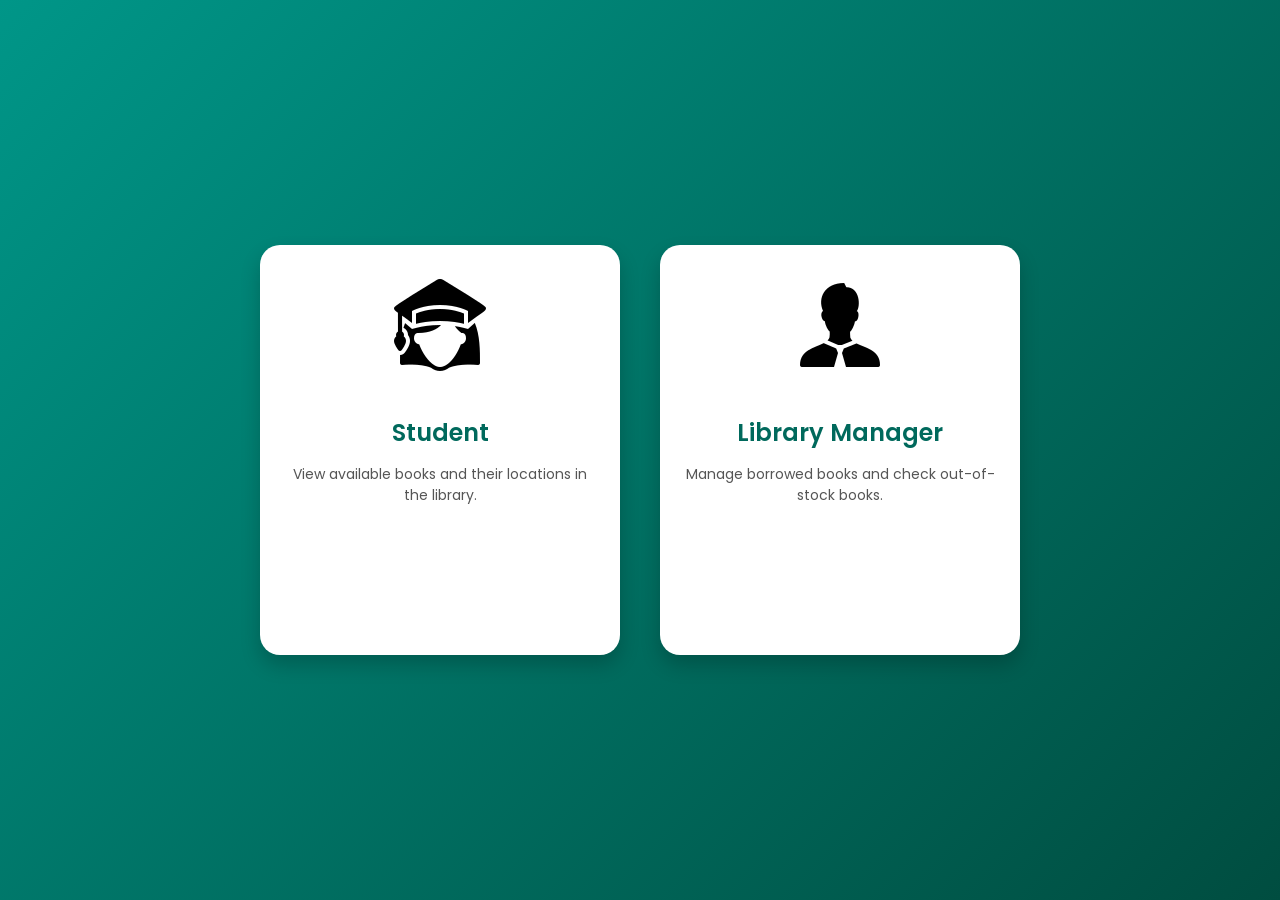
<file: index.html>
<html>
    <head>
        <link rel="stylesheet" href="styles.css"></link>
    </head>
    <body>
        <div class="flex-container">
            <div class="box grid" onclick="window.location.href='student.html'">
                <img src="/images/student.png" alt="Student" class="box-img"/>
                <h2>Student</h2>
                <p>View available books and their locations in the library.</p>
            </div>
            <div class="box grid" onclick="window.location.href='manager.html'">
                <img src="/images/manager.png" alt="Manager" class="box-img"/>
                <h2>Library Manager</h2>
                <p>Manage borrowed books and check out-of-stock books.</p>
            </div>
        </div>
        <script></script>
    </body>
</html>
</file>
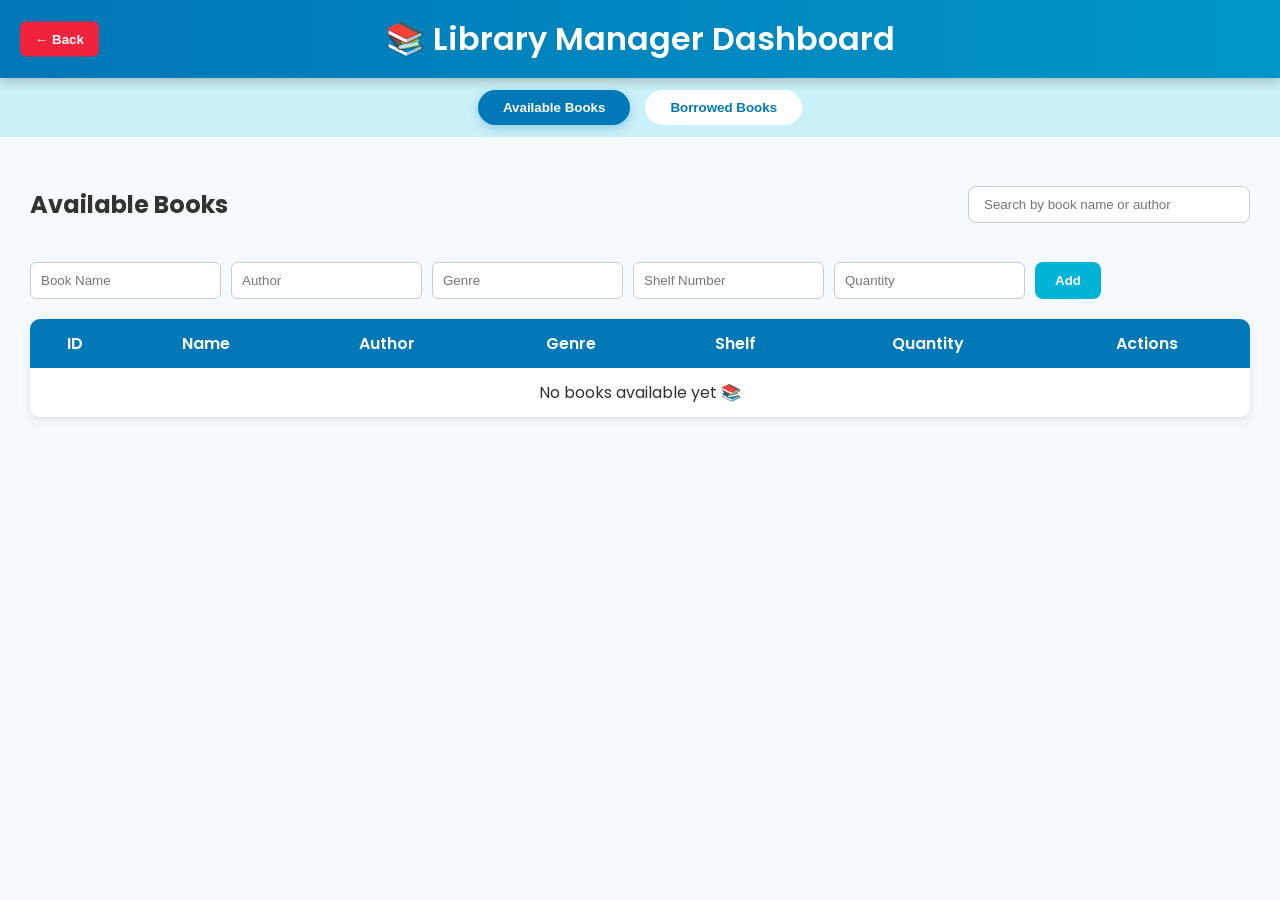
<file: manager.html>
<!DOCTYPE html>
<html lang="en">
<head>
  <meta charset="UTF-8">
  <meta name="viewport" content="width=device-width, initial-scale=1.0">
  <title>Library Manager Dashboard</title>
  <link rel="stylesheet" href="manager.css">
</head>
<body>
  <header>
    <button class="back-btn" onclick="window.location.href='index.html'">← Back</button>
    <h1>📚 Library Manager Dashboard</h1>
  </header>

  <nav class="tab-bar">
    <button class="tab-button active" onclick="showSection('available', event)">Available Books</button>
    <button class="tab-button" onclick="showSection('borrowed', event)">Borrowed Books</button>
  </nav>

  <main>
    <!-- Available Books Section -->
    <section id="available" class="tab-section">
      <div class="section-header">
        <h2>Available Books</h2>
        <input type="text" id="searchBook" placeholder="Search by book name or author" onkeyup="searchBooks()">
      </div>

      <div id="addBookForm" class="form-container">
        <input type="text" id="bookName" placeholder="Book Name">
        <input type="text" id="bookAuthor" placeholder="Author">
        <input type="text" id="bookGenre" placeholder="Genre">
        <input type="text" id="bookShelf" placeholder="Shelf Number">
        <input type="number" id="bookQty" placeholder="Quantity">
        <button onclick="addBook()">Add</button>
      </div>

      <table id="booksTable">
        <thead>
          <tr>
            <th>ID</th>
            <th>Name</th>
            <th>Author</th>
            <th>Genre</th>
            <th>Shelf</th>
            <th>Quantity</th>
            <th>Actions</th>
          </tr>
        </thead>
        <tbody></tbody>
      </table>
    </section>

    <!-- Borrowed Books Section -->
    <section id="borrowed" class="tab-section hidden">
      <div class="section-header">
        <h2>Borrowed Books</h2>
        <input type="text" id="searchBorrowed" placeholder="Search by book or student" onkeyup="searchBorrowedBooks()">
      </div>

      <table id="borrowedTable">
        <thead>
          <tr>
            <th>Borrow ID</th>
            <th>Book ID</th>
            <th>Book Name</th>
            <th>Borrowed By</th>
            <th>Borrow Date</th>
            <th>Due Date</th>
            <th>Status</th>
            <th>Actions</th>
          </tr>
        </thead>
        <tbody></tbody>
      </table>
    </section>
  </main>

  <script src="manager.js"></script>
</body>
</html>
</file>
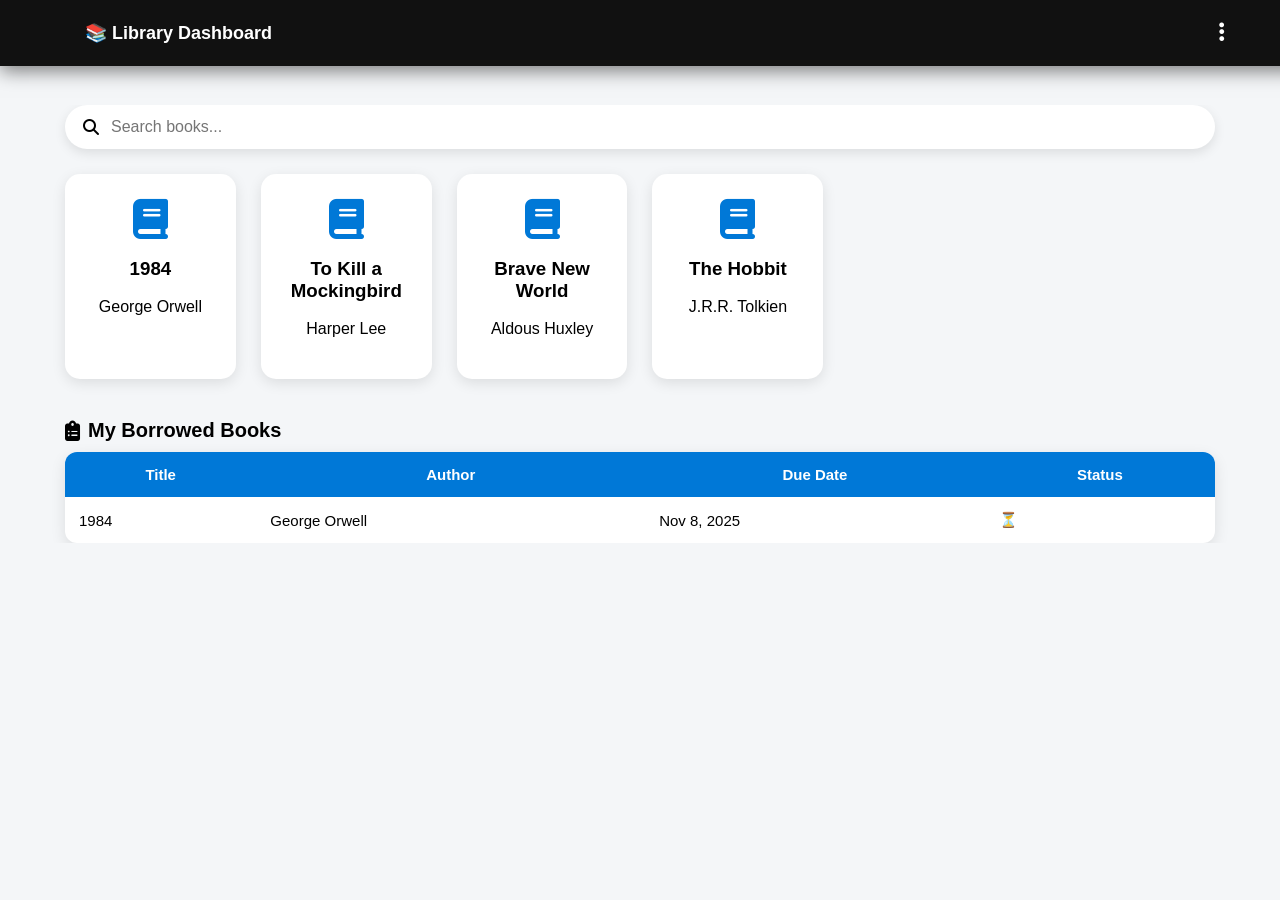
<file: rough.html>
<!DOCTYPE html>
<html lang="en">
<head>
  <meta charset="utf-8" />
  <meta name="viewport" content="width=device-width,initial-scale=1" />
  <title>Library Dashboard</title>

  <link rel="stylesheet"
        href="https://cdnjs.cloudflare.com/ajax/libs/font-awesome/6.5.0/css/all.min.css">

  <style>
    /* FIX: disable horizontal scroll everywhere */
    html, body {
      margin: 0;
      padding: 0;
      overflow-x: hidden;
      font-family: "Poppins", Arial, sans-serif;
      background: #f4f6f8;
    }

    body {
      padding-top: 85px;
    }

    :root {
      --accent: #0078d7;
      --danger: #e63946;
      --nav-bg: #111;
    }

    /* ===========================
       NAVBAR
    ============================*/
    .nav {
      position: absolute;
      top: 0;
      width: 100%;
      background: var(--nav-bg);
      color: white;
      padding: 14px 20px;
      display: flex;
      justify-content: center;
      box-shadow: 0 5px 18px rgba(0,0,0,0.5);
      z-index: 2000;
      overflow-x: hidden;
    }

    .nav-inner {
      width: 100%;
      max-width: 1150px;
      display: flex;
      align-items: center;
      justify-content: space-between;
      overflow-x: hidden; /* FIX */
    }

    .logo {
      font-size: 18px;
      font-weight: 600;
      display: flex;
      align-items: center;
      gap: 8px;
      white-space: nowrap;
    }

/* 3 DOTS MENU BUTTON */
    .menu-btn {
      background: transparent;
      border: none;
      color: white;
      font-size: 22px;
      cursor: pointer;
      padding: 6px 10px;
      border-radius: 5px;
    }

    .menu-btn:hover {
      background: rgba(255,255,255,0.1);
    }

    /* DROPDOWN */
    .dropdown {
      position: absolute;
      top: 65px;
      right: 20px;
      width: 170px;
      background: #1d1d1d;
      border-radius: 10px;
      display: none;
      padding: 10px 0;
      box-shadow: 0 8px 20px rgba(0,0,0,0.5);
      animation: fadeIn 0.2s ease;
    }

    .dropdown a {
      display: block;
      padding: 10px 16px;
      color: white;
      text-decoration: none;
      font-size: 15px;
      transition: background 0.2s;
    }

    .dropdown a:hover {
      background: rgba(255, 255, 255, 0.1);
    }

    @keyframes fadeIn {
      from { opacity: 0; transform: translateY(-5px); }
      to   { opacity: 1; transform: translateY(0); }
    }

    /* ===========================
       MAIN CONTENT
    ============================*/
    .container {
      max-width: 1150px;
      margin: 20px auto;
      padding: 0 15px;
      overflow-x: hidden; /* FIX */
    }

    .search-bar {
      background: #fff;
      display: flex;
      align-items: center;
      padding: 12px 18px;
      border-radius: 50px;
      box-shadow: 0 4px 12px rgba(0,0,0,0.1);
      gap: 10px;
      margin-bottom: 25px;
    }

    .search-bar input {
      border: none;
      outline: none;
      width: 100%;
      font-size: 16px;
    }

    /* ===========================
       BOOK GRID
    ============================*/
    .book-grid {
      width: 100%; /* FIX */
      display: grid;
      grid-template-columns: repeat(auto-fill, minmax(170px, 1fr));
      gap: 25px;
      margin-bottom: 40px;
    }

    .book-card {
      background: white;
      border-radius: 15px;
      padding: 25px 10px;
      text-align: center;
      box-shadow: 0 4px 14px rgba(0,0,0,0.1);
      transition: 0.25s;
    }

    .book-card i {
      font-size: 40px;
      color: var(--accent);
    }

    /* ===========================
       TABLE
    ============================*/
    .section-title {
      font-size: 20px;
      font-weight: 600;
      margin-bottom: 10px;
      display: flex;
      align-items: center;
      gap: 8px;
    }

    table {
      width: 100%; /* FIX */
      background: white;
      border-collapse: collapse;
      border-radius: 12px;
      overflow: hidden;
      box-shadow: 0 5px 15px rgba(0,0,0,0.1);
    }

    th, td {
      padding: 14px;
      font-size: 15px;
    }

    th {
      background: var(--accent);
      color: white;
    }

    /* MOBILE */
    @media (max-width: 600px) {
      .logo {
        font-size: 16px;
      }
      .dropdown {
        right: 8px;
      }
    }
  </style>
</head>

<body>

  <!-- NAVBAR -->
  <div class="nav">
    <div class="nav-inner">
      <div class="logo">
        📚 Library Dashboard
      </div>

      <button class="menu-btn" id="menuButton">
        <i class="fa-solid fa-ellipsis-vertical"></i>
      </button>

      <!-- DROPDOWN -->
      <div class="dropdown" id="dropdownMenu">
        <a href="#"><i class="fa-solid fa-user"></i> Profile</a>
        <a href="#"><i class="fa-solid fa-right-from-bracket"></i> Logout</a>
      </div>
    </div>
  </div>

  <!-- MAIN CONTENT -->
  <div class="container">

    <div class="search-bar">
      <i class="fa-solid fa-magnifying-glass"></i>
      <input type="text" placeholder="Search books..." />
    </div>

    <div class="book-grid">
      <div class="book-card">
        <i class="fa-solid fa-book"></i>
        <h3>1984</h3>
        <p>George Orwell</p>
      </div>

      <div class="book-card">
        <i class="fa-solid fa-book"></i>
        <h3>To Kill a Mockingbird</h3>
        <p>Harper Lee</p>
      </div>

      <div class="book-card">
        <i class="fa-solid fa-book"></i>
        <h3>Brave New World</h3>
        <p>Aldous Huxley</p>
      </div>

      <div class="book-card">
        <i class="fa-solid fa-book"></i>
        <h3>The Hobbit</h3>
        <p>J.R.R. Tolkien</p>
      </div>
    </div>

    <div class="section-title">
      <i class="fa-solid fa-clipboard-list"></i> My Borrowed Books
    </div>

    <table>
      <tr>
        <th>Title</th>
        <th>Author</th>
        <th>Due Date</th>
        <th>Status</th>
      </tr>
      <tr>
        <td>1984</td>
        <td>George Orwell</td>
        <td>Nov 8, 2025</td>
        <td>⏳</td>
      </tr>
    </table>
  </div>

  <!-- DROPDOWN JS -->
  <script>
    const btn = document.getElementById("menuButton");
    const menu = document.getElementById("dropdownMenu");

    btn.addEventListener("click", () => {
      menu.style.display = menu.style.display === "block" ? "none" : "block";
    });

    document.addEventListener("click", (e) => {
      if (!btn.contains(e.target) && !menu.contains(e.target)) {
        menu.style.display = "none";
      }
    });
  </script>

</body>
</html>
</file>
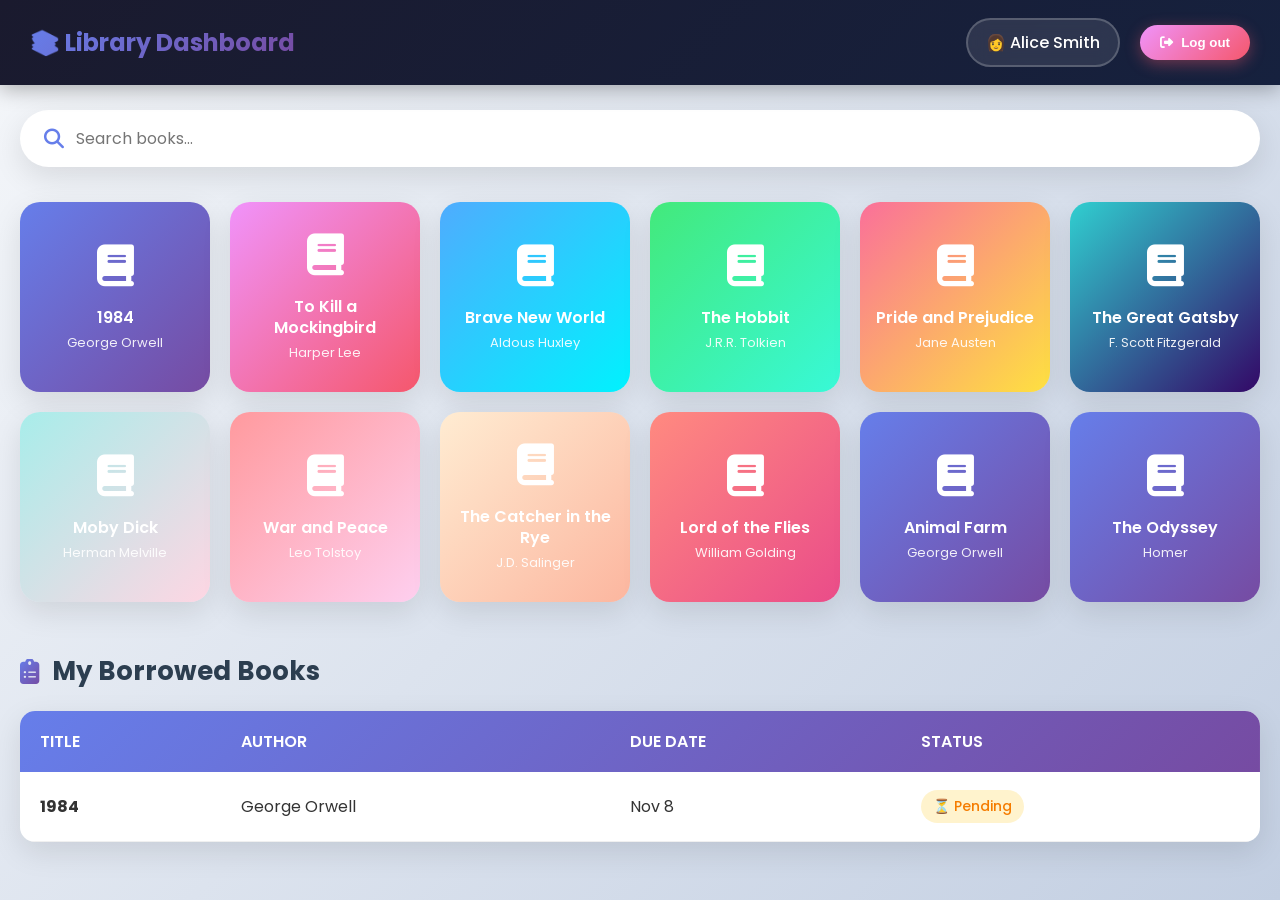
<file: student.html>
<!DOCTYPE html>
<html lang="en">
<head>
  <meta charset="UTF-8" />
  <meta name="viewport" content="width=device-width, initial-scale=1.0" />
  <title>Library Dashboard</title>
  <link href="https://fonts.googleapis.com/css2?family=Poppins:wght@400;500;600;700&display=swap" rel="stylesheet">
  <link rel="stylesheet" href="https://cdnjs.cloudflare.com/ajax/libs/font-awesome/6.5.0/css/all.min.css">
  <style>
    * { margin: 0; padding: 0; box-sizing: border-box; }
    :root {
      --primary: linear-gradient(135deg, #667eea 0%, #764ba2 100%);
      --secondary: linear-gradient(135deg, #f093fb 0%, #f5576c 100%);
      --nav-bg: linear-gradient(135deg, #1a1a2e 0%, #16213e 100%);
    }
    body {
      font-family: 'Poppins', sans-serif;
      background: linear-gradient(135deg, #f5f7fa 0%, #c3cfe2 100%);
      min-height: 100vh;
      padding-top: 80px;
      animation: fadeIn 0.8s ease-in;
    }
    @keyframes fadeIn { from { opacity: 0; transform: translateY(20px); } to { opacity: 1; transform: translateY(0); } }
    @keyframes slideDown { from { transform: translateY(-100%); } to { transform: translateY(0); } }
    @keyframes slideUp { from { opacity: 0; transform: translateY(30px); } to { opacity: 1; transform: translateY(0); } }
    @keyframes glow { from { filter: drop-shadow(0 0 5px rgba(102, 126, 234, 0.5)); } to { filter: drop-shadow(0 0 15px rgba(102, 126, 234, 0.8)); } }
    @keyframes pulse { 0%, 100% { opacity: 1; } 50% { opacity: 0.7; } }
    .nav {
      position: fixed; top: 0; width: 100%; background: var(--nav-bg); color: white;
      padding: 18px 30px; display: flex; justify-content: space-between; align-items: center;
      box-shadow: 0 4px 20px rgba(0, 0, 0, 0.3); z-index: 1000; backdrop-filter: blur(10px);
      animation: slideDown 0.5s ease-out;
    }
    .logo {
      font-size: 24px; font-weight: 700; background: var(--primary);
      -webkit-background-clip: text; background-clip: text; -webkit-text-fill-color: transparent;
      animation: glow 2s ease-in-out infinite alternate;
    }
    .nav-right { display: flex; align-items: center; gap: 20px; }
    .profile-box {
      background: rgba(255, 255, 255, 0.1); padding: 10px 18px; border-radius: 50px;
      font-weight: 500; border: 2px solid rgba(255, 255, 255, 0.2); transition: all 0.3s ease;
      backdrop-filter: blur(10px);
    }
    .profile-box:hover { background: rgba(255, 255, 255, 0.2); transform: translateY(-2px); }
    .logout-btn-nav {
      background: var(--secondary); border: none; color: white; font-weight: 600;
      padding: 10px 20px; border-radius: 30px; cursor: pointer; transition: all 0.3s ease;
      box-shadow: 0 4px 15px rgba(245, 87, 108, 0.4); display: flex; align-items: center; gap: 8px;
    }
    .logout-btn-nav:hover { transform: translateY(-2px) scale(1.05); box-shadow: 0 6px 20px rgba(245, 87, 108, 0.6); }
    .container { max-width: 1400px; margin: 30px auto; padding: 0 20px; }
    .search-bar {
      display: flex; align-items: center; background: white; padding: 16px 24px;
      border-radius: 50px; box-shadow: 0 10px 30px rgba(0, 0, 0, 0.1); margin-bottom: 35px;
      transition: all 0.3s ease; animation: slideUp 0.6s ease-out 0.2s both;
    }
    .search-bar:focus-within { transform: translateY(-2px); box-shadow: 0 20px 40px rgba(0, 0, 0, 0.15); }
    .search-bar i { color: #667eea; font-size: 20px; margin-right: 12px; transition: transform 0.3s ease; }
    .search-bar:focus-within i { transform: rotate(15deg) scale(1.1); }
    .search-bar input { width: 100%; border: none; outline: none; font-size: 16px; font-family: 'Poppins', sans-serif; }
    .book-grid-container { margin-bottom: 50px; }
    .book-grid {
      display: grid; grid-template-columns: repeat(auto-fill, minmax(180px, 1fr)); gap: 20px;
    }
    .book-card {
      border-radius: 20px; padding: 20px 15px; text-align: center; box-shadow: 0 10px 30px rgba(0, 0, 0, 0.1);
      transition: all 0.4s ease; cursor: pointer; color: white; position: relative; overflow: hidden;
      opacity: 0; transform: translateY(20px);
      aspect-ratio: 1; display: flex; flex-direction: column; justify-content: center; align-items: center;
    }
    .book-card::before {
      content: ''; position: absolute; top: 0; left: -100%; width: 100%; height: 100%;
      background: linear-gradient(90deg, transparent, rgba(255, 255, 255, 0.4), transparent);
      transition: left 0.5s;
    }
    .book-card:hover::before { left: 100%; }
    .book-card:nth-child(1) { background: linear-gradient(135deg, #667eea 0%, #764ba2 100%); }
    .book-card:nth-child(2) { background: linear-gradient(135deg, #f093fb 0%, #f5576c 100%); }
    .book-card:nth-child(3) { background: linear-gradient(135deg, #4facfe 0%, #00f2fe 100%); }
    .book-card:nth-child(4) { background: linear-gradient(135deg, #43e97b 0%, #38f9d7 100%); }
    .book-card:nth-child(5) { background: linear-gradient(135deg, #fa709a 0%, #fee140 100%); }
    .book-card:nth-child(6) { background: linear-gradient(135deg, #30cfd0 0%, #330867 100%); }
    .book-card:nth-child(7) { background: linear-gradient(135deg, #a8edea 0%, #fed6e3 100%); }
    .book-card:nth-child(8) { background: linear-gradient(135deg, #ff9a9e 0%, #fecfef 100%); }
    .book-card:nth-child(9) { background: linear-gradient(135deg, #ffecd2 0%, #fcb69f 100%); }
    .book-card:nth-child(10) { background: linear-gradient(135deg, #ff8a80 0%, #ea4c89 100%); }
    .book-card:nth-child(n+11) { background: linear-gradient(135deg, #667eea 0%, #764ba2 100%); }
    .book-card:hover { transform: translateY(-10px) rotate(2deg) scale(1.03); box-shadow: 0 20px 40px rgba(0, 0, 0, 0.15); }
    .book-card i { font-size: 42px; margin-bottom: 12px; display: block; transition: all 0.3s ease; }
    .book-card:hover i { transform: scale(1.2) rotate(10deg); }
    .book-card h3 { margin: 10px 0 6px; font-size: 16px; font-weight: 600; line-height: 1.3; }
    .book-card p { font-size: 13px; opacity: 0.9; line-height: 1.2; }
    .section-title {
      font-size: 26px; font-weight: 700; margin-bottom: 20px; display: flex;
      align-items: center; gap: 12px; color: #2c3e50; animation: slideUp 0.6s ease-out 0.6s both;
    }
    .section-title i {
      background: var(--primary); -webkit-background-clip: text; background-clip: text;
      -webkit-text-fill-color: transparent;
    }
    table {
      width: 100%; background: white; border-collapse: collapse; border-radius: 15px;
      overflow: hidden; box-shadow: 0 10px 30px rgba(0, 0, 0, 0.1);
      animation: slideUp 0.6s ease-out 0.8s both;
    }
    thead { background: var(--primary); }
    th { color: white; padding: 18px 20px; text-align: left; font-weight: 600; text-transform: uppercase; }
    tbody tr { transition: all 0.3s ease; border-bottom: 1px solid #f0f0f0; }
    tbody tr:hover { background: rgba(102, 126, 234, 0.05); transform: scale(1.01); }
    td { padding: 18px 20px; color: #333; }
    .status-badge {
      display: inline-block; padding: 6px 12px; border-radius: 20px; font-size: 14px;
      font-weight: 500; background: rgba(255, 193, 7, 0.2); color: #f57c00;
      animation: pulse 2s ease-in-out infinite;
    }
    ::-webkit-scrollbar { width: 10px; height: 8px; }
    ::-webkit-scrollbar-track { background: #f1f1f1; border-radius: 5px; }
    ::-webkit-scrollbar-thumb { background: var(--primary); border-radius: 5px; }
    ::-webkit-scrollbar-thumb:hover { background: var(--secondary); }
    @media (max-width: 1200px) {
      .book-grid { grid-template-columns: repeat(auto-fill, minmax(160px, 1fr)); gap: 18px; }
      .book-card i { font-size: 38px; margin-bottom: 10px; }
      .book-card h3 { font-size: 15px; margin: 8px 0 5px; }
      .book-card p { font-size: 12px; }
    }
    @media (max-width: 768px) {
      body { padding-top: 120px; }
      .nav { padding: 15px 20px; flex-wrap: wrap; height: auto; min-height: 100px; }
      .logo { font-size: 20px; }
      .nav-right { width: 100%; justify-content: space-between; margin-top: 10px; }
      .book-grid { grid-template-columns: repeat(auto-fill, minmax(140px, 1fr)); gap: 15px; }
      .book-card { padding: 15px 10px; }
      .book-card i { font-size: 32px; margin-bottom: 8px; }
      .book-card h3 { font-size: 14px; margin: 6px 0 4px; }
      .book-card p { font-size: 11px; }
      .section-title { font-size: 22px; }
      th, td { padding: 12px 15px; font-size: 14px; }
    }
    @media (max-width: 480px) {
      body { padding-top: 160px; }
      .nav { flex-direction: column; gap: 15px; min-height: 140px; }
      .nav-right { flex-direction: column; width: 100%; gap: 10px; }
      .logout-btn-nav, .profile-box { width: 100%; justify-content: center; }
      .book-grid { grid-template-columns: repeat(auto-fill, minmax(120px, 1fr)); gap: 12px; }
      .book-card { padding: 12px 8px; }
      .book-card i { font-size: 28px; margin-bottom: 6px; }
      .book-card h3 { font-size: 13px; margin: 5px 0 3px; }
      .book-card p { font-size: 10px; }
    }
  </style>
</head>
<body>
  <nav class="nav">
    <div class="logo">📚 Library Dashboard</div>
    <div class="nav-right">
      <div class="profile-box">👩 Alice Smith</div>
      <button class="logout-btn-nav" onclick="handleLogout()">
        <i class="fa-solid fa-right-from-bracket"></i> Log out
      </button>
    </div>
  </nav>

  <div class="container">
    <div class="search-bar">
      <i class="fa-solid fa-magnifying-glass"></i>
      <input type="text" id="searchInput" placeholder="Search books..." onkeyup="filterBooks()">
    </div>

    <div class="book-grid-container">
      <div class="book-grid" id="bookGrid">
        <div class="book-card" data-title="1984" data-author="George Orwell">
          <i class="fa-solid fa-book"></i><h3>1984</h3><p>George Orwell</p>
        </div>
        <div class="book-card" data-title="To Kill a Mockingbird" data-author="Harper Lee">
          <i class="fa-solid fa-book"></i><h3>To Kill a Mockingbird</h3><p>Harper Lee</p>
        </div>
        <div class="book-card" data-title="Brave New World" data-author="Aldous Huxley">
          <i class="fa-solid fa-book"></i><h3>Brave New World</h3><p>Aldous Huxley</p>
        </div>
        <div class="book-card" data-title="The Hobbit" data-author="J.R.R. Tolkien">
          <i class="fa-solid fa-book"></i><h3>The Hobbit</h3><p>J.R.R. Tolkien</p>
        </div>
        <div class="book-card" data-title="Pride and Prejudice" data-author="Jane Austen">
          <i class="fa-solid fa-book"></i><h3>Pride and Prejudice</h3><p>Jane Austen</p>
        </div>
        <div class="book-card" data-title="The Great Gatsby" data-author="F. Scott Fitzgerald">
          <i class="fa-solid fa-book"></i><h3>The Great Gatsby</h3><p>F. Scott Fitzgerald</p>
        </div>
        <div class="book-card" data-title="Moby Dick" data-author="Herman Melville">
          <i class="fa-solid fa-book"></i><h3>Moby Dick</h3><p>Herman Melville</p>
        </div>
        <div class="book-card" data-title="War and Peace" data-author="Leo Tolstoy">
          <i class="fa-solid fa-book"></i><h3>War and Peace</h3><p>Leo Tolstoy</p>
        </div>
        <div class="book-card" data-title="The Catcher in the Rye" data-author="J.D. Salinger">
          <i class="fa-solid fa-book"></i><h3>The Catcher in the Rye</h3><p>J.D. Salinger</p>
        </div>
        <div class="book-card" data-title="Lord of the Flies" data-author="William Golding">
          <i class="fa-solid fa-book"></i><h3>Lord of the Flies</h3><p>William Golding</p>
        </div>
        <div class="book-card" data-title="Animal Farm" data-author="George Orwell">
          <i class="fa-solid fa-book"></i><h3>Animal Farm</h3><p>George Orwell</p>
        </div>
        <div class="book-card" data-title="The Odyssey" data-author="Homer">
          <i class="fa-solid fa-book"></i><h3>The Odyssey</h3><p>Homer</p>
        </div>
      </div>
    </div>

    <div class="section-title">
      <i class="fa-solid fa-clipboard-list"></i> My Borrowed Books
    </div>

    <table>
      <thead>
        <tr><th>Title</th><th>Author</th><th>Due Date</th><th>Status</th></tr>
      </thead>
      <tbody>
        <tr>
          <td><strong>1984</strong></td><td>George Orwell</td><td>Nov 8</td>
          <td><span class="status-badge">⏳ Pending</span></td>
        </tr>
      </tbody>
    </table>
  </div>

  <script>
    function handleLogout() { if (confirm('Are you sure you want to logout?')) console.log('Logging out...'); }
    function filterBooks() {
      const filter = document.getElementById('searchInput').value.toLowerCase();
      document.querySelectorAll('.book-card').forEach(card => {
        const title = card.getAttribute('data-title').toLowerCase();
        const author = card.getAttribute('data-author').toLowerCase();
        card.style.display = (title.includes(filter) || author.includes(filter)) ? 'block' : 'none';
      });
    }
    document.querySelectorAll('.book-card').forEach(card => {
      card.addEventListener('click', function() {
        this.style.transform = 'scale(0.95)';
        setTimeout(() => this.style.transform = '', 200);
      });
    });
    document.querySelectorAll('a[href^="#"]').forEach(anchor => {
      anchor.addEventListener('click', function(e) {
        e.preventDefault();
        const target = document.querySelector(this.getAttribute('href'));
        if (target) target.scrollIntoView({ behavior: 'smooth', block: 'start' });
      });
    });
    const observer = new IntersectionObserver((entries) => {
      entries.forEach(entry => {
        if (entry.isIntersecting) {
          entry.target.style.opacity = '1';
          entry.target.style.transform = 'translateY(0)';
          entry.target.style.transition = 'opacity 0.6s ease, transform 0.6s ease';
        }
      });
    }, { threshold: 0.1, rootMargin: '0px 0px -50px 0px' });
    document.querySelectorAll('.book-card').forEach(card => observer.observe(card));
  </script>
</body>
</html>
</file>
<file: styles.css>
@import url('https://fonts.googleapis.com/css2?family=Poppins:wght@400;600&display=swap');

body {
  margin: 0;
  height: 100vh;
  display: flex;
  justify-content: center;
  align-items: center;
  background: linear-gradient(135deg, #009688, #004D40);
  font-family: 'Poppins', sans-serif;
  color: #333;
}

.flex-container {
  display: flex;
  flex-wrap: wrap;
  justify-content: center;
  gap: 40px;
  padding: 40px;
}

.box {
  width: 320px;
  height: 350px;
  border-radius: 20px;
  background: #fff;
  box-shadow: 0 10px 20px rgba(0, 0, 0, 0.2);
  transition: all 0.4s ease;
  text-align: center;
  padding: 30px 20px;
  cursor: pointer;
  overflow: hidden;
  position: relative;
}

.box:hover {
  transform: translateY(-10px);
  box-shadow: 0 20px 30px rgba(0, 150, 136, 0.3);
}

.box-img {
  width: 100px;
  height: 100px;
  object-fit: contain;
  margin-bottom: 20px;
  transition: transform 0.4s ease;
}

.box:hover .box-img {
  transform: scale(1.1);
}

h2 {
  color: #00695C;
  font-weight: 600;
  margin-bottom: 10px;
}

p {
  font-size: 14px;
  color: #555;
}

@media (max-width: 600px) {
  .box {
    width: 85%;
    height: auto;
  }
}
</file>
<file: manager.css>
@import url('https://fonts.googleapis.com/css2?family=Poppins:wght@400;600&display=swap');

body {
  font-family: 'Poppins', sans-serif;
  margin: 0;
  background-color: #f7fafc;
  color: #333;
}

/* Header */
header {
  background: linear-gradient(90deg, #0077b6, #0096c7);
  color: white;
  display: flex;
  justify-content: center;
  align-items: center;
  padding: 15px;
  position: relative;
  box-shadow: 0 4px 10px rgba(0, 0, 0, 0.2);
}

header h1 {
  margin: 0;
  font-weight: 600;
}

.back-btn {
  position: absolute;
  left: 20px;
  top: 50%;
  transform: translateY(-50%);
  background: #ef233c;
  border: none;
  padding: 10px 15px;
  border-radius: 6px;
  color: white;
  font-weight: bold;
  cursor: pointer;
  transition: 0.3s;
}

.back-btn:hover {
  background: #d90429;
}

/* Tabs */
.tab-bar {
  display: flex;
  justify-content: center;
  background: #caf0f8;
  padding: 12px;
  gap: 15px;
}

.tab-button {
  padding: 10px 25px;
  border: none;
  border-radius: 30px;
  font-weight: 600;
  background: white;
  color: #0077b6;
  cursor: pointer;
  transition: all 0.3s ease;
}

.tab-button.active {
  background: #0077b6;
  color: white;
  box-shadow: 0 3px 10px rgba(0, 119, 182, 0.3);
}

.tab-button:hover {
  background: #00b4d8;
  color: white;
}

/* Sections */
main {
  padding: 30px;
}

.tab-section {
  animation: fadeIn 0.4s ease;
}

.hidden {
  display: none;
}

@keyframes fadeIn {
  from { opacity: 0; transform: translateY(10px); }
  to { opacity: 1; transform: translateY(0); }
}

/* Header Section */
.section-header {
  display: flex;
  justify-content: space-between;
  align-items: center;
  flex-wrap: wrap;
  margin-bottom: 20px;
  gap: 10px;
}

.section-header input {
  padding: 10px 15px;
  width: 250px;
  border-radius: 8px;
  border: 1px solid #ccc;
  transition: all 0.3s;
}

.section-header input:focus {
  border-color: #0077b6;
  box-shadow: 0 0 4px rgba(0, 119, 182, 0.3);
}

/* Form */
.form-container {
  display: flex;
  gap: 10px;
  flex-wrap: wrap;
  margin-bottom: 20px;
}

.form-container input {
  padding: 10px;
  border-radius: 6px;
  border: 1px solid #ccc;
}

.form-container button {
  background-color: #00b4d8;
  color: white;
  border: none;
  padding: 10px 20px;
  border-radius: 8px;
  cursor: pointer;
  font-weight: 600;
  transition: 0.3s;
}

.form-container button:hover {
  background-color: #0077b6;
}

/* Table */
table {
  width: 100%;
  border-collapse: collapse;
  background: white;
  border-radius: 10px;
  overflow: hidden;
  box-shadow: 0 3px 10px rgba(0, 0, 0, 0.1);
}

th, td {
  padding: 12px 10px;
  text-align: center;
}

th {
  background-color: #0077b6;
  color: white;
  font-weight: 600;
}

tr:nth-child(even) {
  background-color: #f1f9ff;
}

tr:hover {
  background-color: #caf0f8;
}

/* Buttons */
button.action {
  background-color: #0096c7;
  color: white;
  border: none;
  padding: 8px 14px;
  border-radius: 6px;
  cursor: pointer;
  font-weight: 500;
  transition: 0.3s;
}

button.action:hover {
  background-color: #0077b6;
}

button.delete {
  background-color: #ef233c;
}

button.delete:hover {
  background-color: #d90429;
}
</file>
